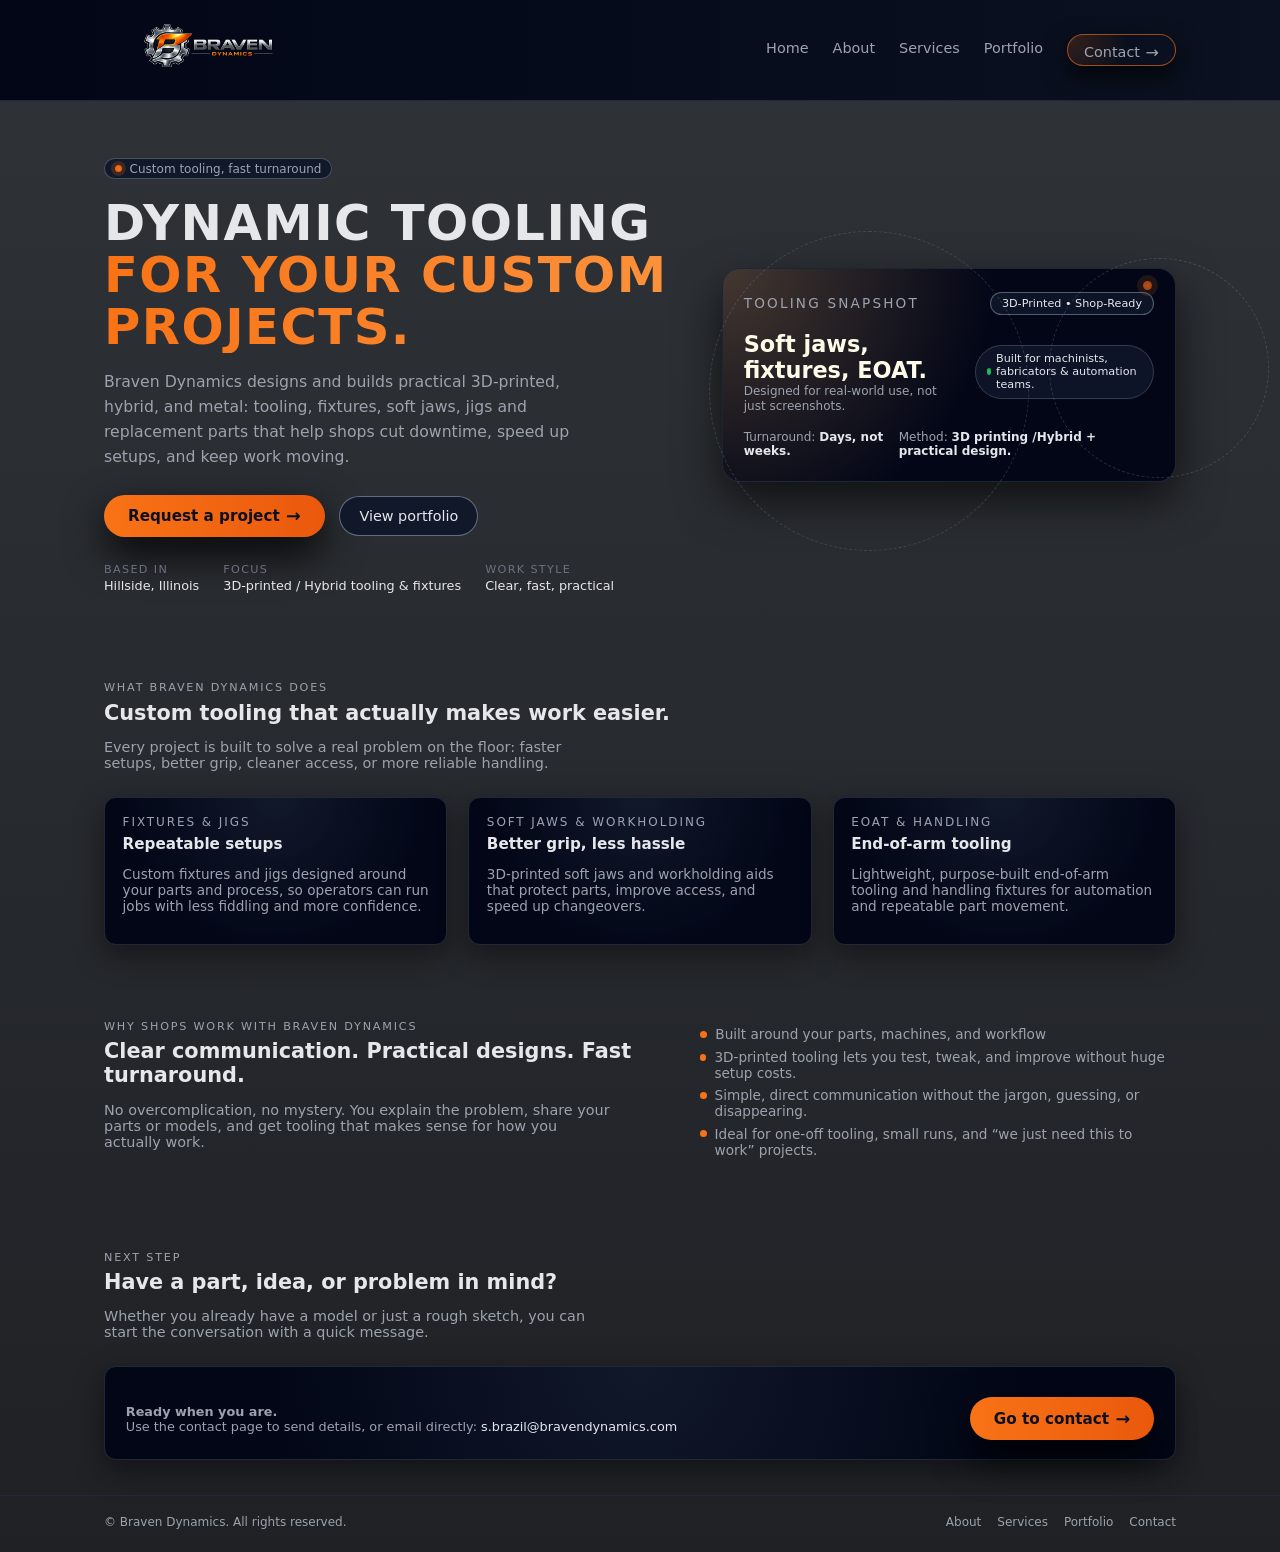
<file: index.html>
<!DOCTYPE html>
<html lang="en">
<head>
  <meta charset="UTF-8" />
  <title>Braven Dynamics | 3D-Printed Tooling & Custom Fixtures</title>
  <meta name="viewport" content="width=device-width, initial-scale=1" />
  <link rel="stylesheet" href="style.css" />
</head>
<body>
<div class="site-wrapper">
  <header class="top-bar">
    <div class="container nav">
      <a href="index.html" class="brand">
        <div class="brand-text">
          <img src="images/braven-dynamics-logo.png" alt="Braven Dynamics Logo" class="logo">
        </div>
      </a>

      <button class="nav-toggle" aria-label="Toggle navigation">☰</button>

      <nav class="nav-links">
        <a href="index.html">Home</a>
        <a href="about.html">About</a>
        <a href="services.html">Services</a>
        <a href="portfolio.html">Portfolio</a>
        <a href="contact.html" class="nav-cta">
          Contact
          <span>→</span>
        </a>
      </nav>
    </div>
  </header>

  <main>
    <section class="hero">
      <div class="container hero-grid">
        <div>
          <div class="hero-kicker">
            <div class="hero-kicker-dot"></div>
            Custom tooling, fast turnaround
          </div>

          <h1 class="hero-title">
            <span>Dynamic Tooling</span>
            <span class="hero-title-accent">for your custom projects.</span>
          </h1>

          <p class="hero-subtitle">
            Braven Dynamics designs and builds practical 3D-printed, hybrid, and metal: tooling, fixtures, soft jaws, jigs and replacement parts
            that help shops cut downtime, speed up setups, and keep work moving.
          </p>

          <div class="hero-actions">
            <a href="contact.html" class="btn-primary">
              Request a project
              <span>→</span>
            </a>
            <a href="portfolio.html" class="btn-secondary">
              View portfolio
            </a>
          </div>

          <div class="hero-meta">
            <div class="hero-meta-item">
              <span class="hero-meta-label">Based in</span>
              <span class="hero-meta-value">Hillside, Illinois</span>
            </div>
            <div class="hero-meta-item">
              <span class="hero-meta-label">Focus</span>
              <span class="hero-meta-value">3D-printed / Hybrid tooling & fixtures</span>
            </div>
            <div class="hero-meta-item">
              <span class="hero-meta-label">Work style</span>
              <span class="hero-meta-value">Clear, fast, practical</span>
            </div>
          </div>
        </div>

        <div class="hero-visual">
          <div class="hero-card">
            <div class="hero-card-header">
              <div class="hero-card-title">TOOLING SNAPSHOT</div>
              <div class="hero-card-pill">3D-Printed • Shop-Ready</div>
            </div>

            <div class="hero-card-main">
              <div class="hero-card-metric">
                <strong>Soft jaws, fixtures, EOAT.</strong>
                <span>Designed for real-world use, not just screenshots.</span>
              </div>
              <div>
                <div class="hero-card-badge">
                  <div class="hero-card-badge-dot"></div>
                  Built for machinists, fabricators & automation teams.
                </div>
              </div>
            </div>

            <div class="hero-card-footer">
              <span>Turnaround: <strong>Days, not weeks.</strong></span>
              <span>Method: <strong>3D printing /Hybrid + practical design.</strong></span>
            </div>
          </div>

          <div class="hero-orbit">
            <div class="hero-orbit-circle"></div>
            <div class="hero-orbit-circle"></div>
            <div class="hero-orbit-dot"></div>
          </div>
        </div>
      </div>
    </section>

    <section class="section">
      <div class="container">
        <div class="section-header">
          <div class="section-kicker">What Braven Dynamics does</div>
          <h2 class="section-title">Custom tooling that actually makes work easier.</h2>
          <p class="section-description">
            Every project is built to solve a real problem on the floor: faster setups, better grip,
            cleaner access, or more reliable handling.
          </p>
        </div>

        <div class="card-grid">
          <div class="card">
            <div class="card-label">Fixtures & jigs</div>
            <h3 class="card-title">Repeatable setups</h3>
            <p class="card-body">
              Custom fixtures and jigs designed around your parts and process, so operators can run
              jobs with less fiddling and more confidence.
            </p>
          </div>

          <div class="card">
            <div class="card-label">Soft jaws & workholding</div>
            <h3 class="card-title">Better grip, less hassle</h3>
            <p class="card-body">
              3D-printed soft jaws and workholding aids that protect parts, improve access, and
              speed up changeovers.
            </p>
          </div>

          <div class="card">
            <div class="card-label">EOAT & handling</div>
            <h3 class="card-title">End-of-arm tooling</h3>
            <p class="card-body">
              Lightweight, purpose-built end-of-arm tooling and handling fixtures for automation
              and repeatable part movement.
            </p>
          </div>
        </div>
      </div>
    </section>

    <section class="section">
      <div class="container two-column">
        <div>
          <div class="section-header">
            <div class="section-kicker">Why shops work with Braven Dynamics</div>
            <h2 class="section-title">Clear communication. Practical designs. Fast turnaround.</h2>
            <p class="section-description">
              No overcomplication, no mystery. You explain the problem, share your parts or models,
              and get tooling that makes sense for how you actually work.
            </p>
          </div>
        </div>

        <div>
          <ul class="list">
            <li>
              <div class="list-bullet"></div>
              <span>Built around your parts, machines, and workflow</span>
            </li>
            <li>
              <div class="list-bullet"></div>
              <span>3D-printed tooling lets you test, tweak, and improve without huge setup costs.</span>
            </li>
            <li>
              <div class="list-bullet"></div>
              <span>Simple, direct communication without the jargon, guessing, or disappearing.</span>
            </li>
            <li>
              <div class="list-bullet"></div>
              <span>Ideal for one-off tooling, small runs, and “we just need this to work” projects.</span>
            </li>
          </ul>
        </div>
      </div>
    </section>

    <section class="section">
      <div class="container">
        <div class="section-header">
          <div class="section-kicker">Next step</div>
          <h2 class="section-title">Have a part, idea, or problem in mind?</h2>
          <p class="section-description">
            Whether you already have a model or just a rough sketch, you can start the conversation
            with a quick message.
          </p>
        </div>

        <div class="form-card">
          <div class="form-footer">
            <div>
              <strong>Ready when you are.</strong><br />
              Use the contact page to send details, or email directly:
              <span style="color:#e5e7eb;">s.brazil@bravendynamics.com</span>
            </div>
            <a href="contact.html" class="btn-primary">
              Go to contact
              <span>→</span>
            </a>
          </div>
        </div>
      </div>
    </section>
  </main>

  <footer class="footer">
    <div class="container footer-inner">
      <span>© Braven Dynamics. All rights reserved.</span>
      <div class="footer-links">
        <a href="about.html">About</a>
        <a href="services.html">Services</a>
        <a href="portfolio.html">Portfolio</a>
        <a href="contact.html">Contact</a>
      </div>
    </div>
  </footer>
</div>

<script src="script.js"></script>
</body>
</html>
</file>
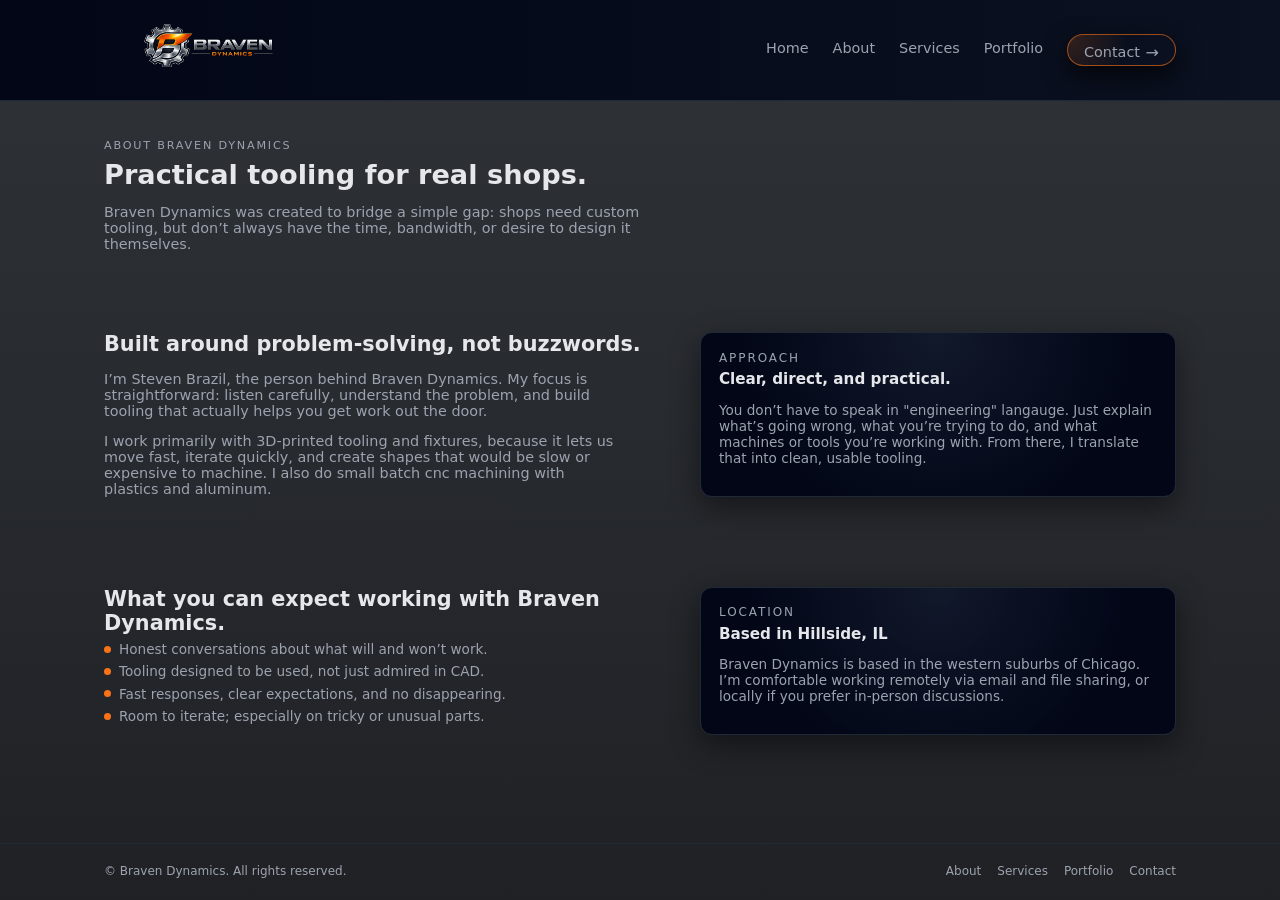
<file: about.html>
<!DOCTYPE html>
<html lang="en">
<head>
  <meta charset="UTF-8" />
  <title>About | Braven Dynamics</title>
  <meta name="viewport" content="width=device-width, initial-scale=1" />
  <link rel="stylesheet" href="style.css" />
</head>
<body>
<div class="site-wrapper">
  <header class="top-bar">
    <div class="container nav">
      <a href="index.html" class="brand">
        <div class="brand-text">
          <img src="images/braven-dynamics-logo.png" alt="Braven Dynamics Logo" class="logo">
        </div>
      </a>

      <button class="nav-toggle" aria-label="Toggle navigation">☰</button>

      <nav class="nav-links">
        <a href="index.html">Home</a>
        <a href="about.html">About</a>
        <a href="services.html">Services</a>
        <a href="portfolio.html">Portfolio</a>
        <a href="contact.html" class="nav-cta">
          Contact
          <span>→</span>
        </a>
      </nav>
    </div>
  </header>

  <main>
    <section class="page-header">
      <div class="container">
        <div class="page-kicker">About Braven Dynamics</div>
        <h1 class="page-title">Practical tooling for real shops.</h1>
        <p class="page-description">
          Braven Dynamics was created to bridge a simple gap: shops need custom tooling, but don’t
          always have the time, bandwidth, or desire to design it themselves.
        </p>
      </div>
    </section>

    <section class="section">
      <div class="container two-column">
        <div>
          <h2 class="section-title">Built around problem-solving, not buzzwords.</h2>
          <p class="section-description">
            I’m Steven Brazil, the person behind Braven Dynamics. My focus is straightforward:
            listen carefully, understand the problem, and build tooling that actually helps you get
            work out the door.
          </p>
          <p class="section-description">
            I work primarily with 3D-printed tooling and fixtures, because it lets us move fast,
            iterate quickly, and create shapes that would be slow or expensive to machine. I also do small batch cnc machining with plastics and aluminum.
          </p>
        </div>

        <div>
          <div class="card">
            <div class="card-label">Approach</div>
            <h3 class="card-title">Clear, direct, and practical.</h3>
            <p class="card-body">
              You don’t have to speak in "engineering" langauge. Just explain what’s going wrong, what
              you’re trying to do, and what machines or tools you’re working with. From there, I
              translate that into clean, usable tooling.
            </p>
          </div>
        </div>
      </div>
    </section>

    <section class="section">
      <div class="container two-column">
        <div>
          <h2 class="section-title">What you can expect working with Braven Dynamics.</h2>
          <ul class="list">
            <li>
              <div class="list-bullet"></div>
              <span>Honest conversations about what will and won’t work.</span>
            </li>
            <li>
              <div class="list-bullet"></div>
              <span>Tooling designed to be used, not just admired in CAD.</span>
            </li>
            <li>
              <div class="list-bullet"></div>
              <span>Fast responses, clear expectations, and no disappearing.</span>
            </li>
            <li>
              <div class="list-bullet"></div>
              <span>Room to iterate; especially on tricky or unusual parts.</span>
            </li>
          </ul>
        </div>

        <div>
          <div class="card">
            <div class="card-label">Location</div>
            <h3 class="card-title">Based in Hillside, IL</h3>
            <p class="card-body">
              Braven Dynamics is based in the western suburbs of Chicago. I’m comfortable working
              remotely via email and file sharing, or locally if you prefer in-person discussions.
            </p>
          </div>
        </div>
      </div>
    </section>
  </main>

  <footer class="footer">
    <div class="container footer-inner">
      <span>© Braven Dynamics. All rights reserved.</span>
      <div class="footer-links">
        <a href="about.html">About</a>
        <a href="services.html">Services</a>
        <a href="portfolio.html">Portfolio</a>
        <a href="contact.html">Contact</a>
      </div>
    </div>
  </footer>
</div>

<script src="script.js"></script>
</body>
</html>
</file>
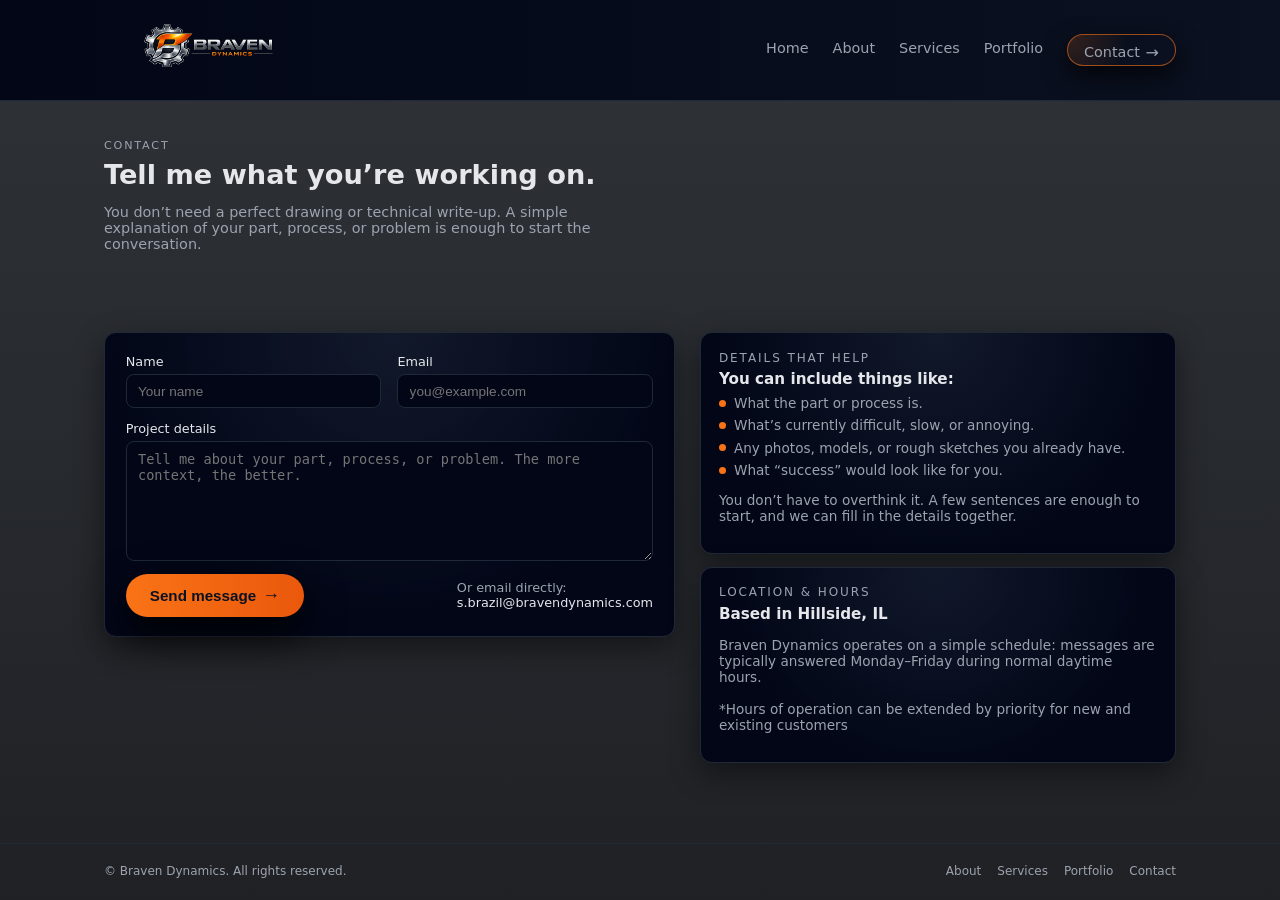
<file: contact.html>
<!DOCTYPE html>
<html lang="en">
<head>
  <meta charset="UTF-8" />
  <title>Contact | Braven Dynamics</title>
  <meta name="viewport" content="width=device-width, initial-scale=1" />
  <link rel="stylesheet" href="style.css" />
</head>
<body>
<div class="site-wrapper">
  <header class="top-bar">
    <div class="container nav">
      <a href="index.html" class="brand">
        <div class="brand-text">
          <img src="images/braven-dynamics-logo.png" alt="Braven Dynamics Logo" class="logo">
        </div>
      </a>

      <button class="nav-toggle" aria-label="Toggle navigation">☰</button>

      <nav class="nav-links">
        <a href="index.html">Home</a>
        <a href="about.html">About</a>
        <a href="services.html">Services</a>
        <a href="portfolio.html">Portfolio</a>
        <a href="contact.html" class="nav-cta">
          Contact
          <span>→</span>
        </a>
      </nav>
    </div>
  </header>

  <main>
    <section class="page-header">
      <div class="container">
        <div class="page-kicker">Contact</div>
        <h1 class="page-title">Tell me what you’re working on.</h1>
        <p class="page-description">
          You don’t need a perfect drawing or technical write-up. A simple explanation of your part,
          process, or problem is enough to start the conversation.
        </p>
      </div>
    </section>

    <section class="section">
      <div class="container two-column">
        <div>
          <div class="form-card">
            <form
              action="https://formsubmit.co/s.brazil@bravendynamics.com"
              method="POST"
            >
              <!-- FormSubmit options -->
              <input type="hidden" name="_captcha" value="false" />
              <input type="hidden" name="_subject" value="New project inquiry from Braven Dynamics site" />
              <input type="hidden" name="_template" value="table" />

              <div class="form-row">
                <div class="form-group">
                  <label for="name">Name</label>
                  <input
                    type="text"
                    id="name"
                    name="name"
                    required
                    placeholder="Your name"
                  />
                </div>

                <div class="form-group">
                  <label for="email">Email</label>
                  <input
                    type="email"
                    id="email"
                    name="email"
                    required
                    placeholder="you@example.com"
                  />
                </div>
              </div>

              <div class="form-group">
                <label for="message">Project details</label>
                <textarea
                  id="message"
                  name="message"
                  required
                  placeholder="Tell me about your part, process, or problem. The more context, the better."
                ></textarea>
              </div>

              <div class="form-footer">
                <button type="submit" class="btn-primary">
                  Send message
                  <span>→</span>
                </button>
                <div>
                  Or email directly:<br />
                  <span style="color:#e5e7eb;">s.brazil@bravendynamics.com</span>
                </div>
              </div>
            </form>
          </div>
        </div>

        <div>
          <div class="card">
            <div class="card-label">Details that help</div>
            <h3 class="card-title">You can include things like:</h3>
            <ul class="list">
              <li>
                <div class="list-bullet"></div>
                <span>What the part or process is.</span>
              </li>
              <li>
                <div class="list-bullet"></div>
                <span>What’s currently difficult, slow, or annoying.</span>
              </li>
              <li>
                <div class="list-bullet"></div>
                <span>Any photos, models, or rough sketches you already have.</span>
              </li>
              <li>
                <div class="list-bullet"></div>
                <span>What “success” would look like for you.</span>
              </li>
            </ul>
            <p class="card-body">
              You don’t have to overthink it. A few sentences are enough to start, and we can fill
              in the details together.
            </p>
          </div>

          <div style="height:0.8rem;"></div>

          <div class="card">
            <div class="card-label">Location & hours</div>
            <h3 class="card-title">Based in Hillside, IL</h3>
            <p class="card-body">
              Braven Dynamics operates on a simple schedule: messages are typically answered
              Monday–Friday during normal daytime hours.<br>			  
			  <br>*Hours of operation can be extended by priority for new and existing customers
            </p>
          </div>
        </div>
      </div>
    </section>
  </main>

  <footer class="footer">
    <div class="container footer-inner">
      <span>© Braven Dynamics. All rights reserved.</span>
      <div class="footer-links">
        <a href="about.html">About</a>
        <a href="services.html">Services</a>
        <a href="portfolio.html">Portfolio</a>
        <a href="contact.html">Contact</a>
      </div>
    </div>
  </footer>
</div>

<script src="script.js"></script>
</body>
</html>
</file>
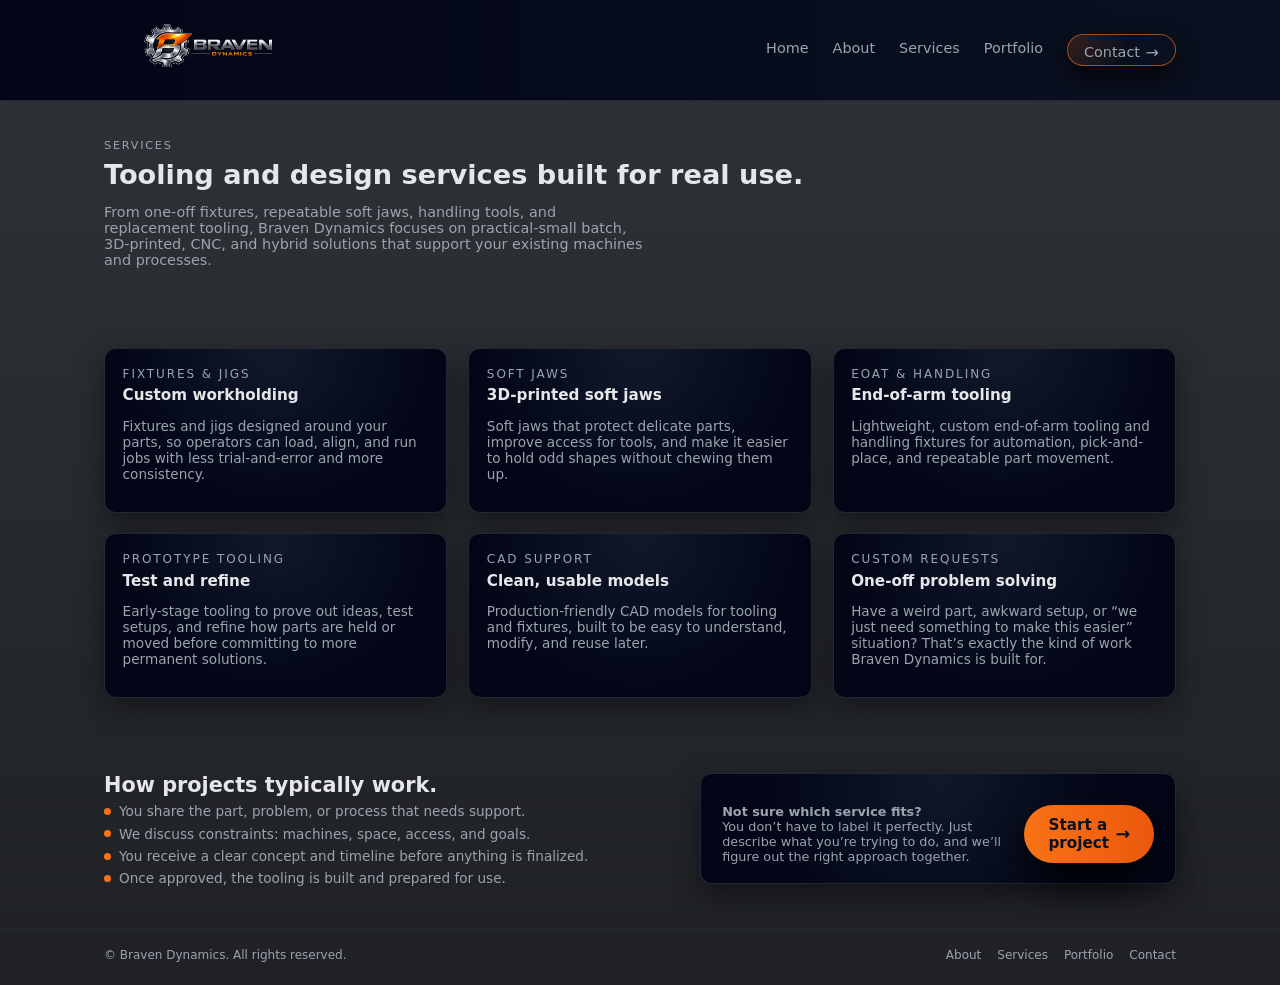
<file: services.html>
<!DOCTYPE html>
<html lang="en">
<head>
  <meta charset="UTF-8" />
  <title>Services | Braven Dynamics</title>
  <meta name="viewport" content="width=device-width, initial-scale=1" />
  <link rel="stylesheet" href="style.css" />
</head>
<body>
<div class="site-wrapper">
  <header class="top-bar">
    <div class="container nav">
      <a href="index.html" class="brand">
        <div class="brand-text">
          <img src="images/braven-dynamics-logo.png" alt="Braven Dynamics Logo" class="logo">
        </div>
      </a>

      <button class="nav-toggle" aria-label="Toggle navigation">☰</button>

      <nav class="nav-links">
        <a href="index.html">Home</a>
        <a href="about.html">About</a>
        <a href="services.html">Services</a>
        <a href="portfolio.html">Portfolio</a>
        <a href="contact.html" class="nav-cta">
          Contact
          <span>→</span>
        </a>
      </nav>
    </div>
  </header>

  <main>
    <section class="page-header">
      <div class="container">
        <div class="page-kicker">Services</div>
        <h1 class="page-title">Tooling and design services built for real use.</h1>
        <p class="page-description">
          From one-off fixtures, repeatable soft jaws, handling tools, and replacement tooling, Braven Dynamics focuses
          on practical-small batch, 3D-printed, CNC, and hybrid solutions that support your existing machines and processes.
        </p>
      </div>
    </section>

    <section class="section">
      <div class="container card-grid">
        <div class="card">
          <div class="card-label">Fixtures & jigs</div>
          <h3 class="card-title">Custom workholding</h3>
          <p class="card-body">
            Fixtures and jigs designed around your parts, so operators can load, align, and run
            jobs with less trial-and-error and more consistency.
          </p>
        </div>

        <div class="card">
          <div class="card-label">Soft jaws</div>
          <h3 class="card-title">3D-printed soft jaws</h3>
          <p class="card-body">
            Soft jaws that protect delicate parts, improve access for tools, and make it easier to
            hold odd shapes without chewing them up.
          </p>
        </div>

        <div class="card">
          <div class="card-label">EOAT & handling</div>
          <h3 class="card-title">End-of-arm tooling</h3>
          <p class="card-body">
            Lightweight, custom end-of-arm tooling and handling fixtures for automation, pick-and-place,
            and repeatable part movement.
          </p>
        </div>

        <div class="card">
          <div class="card-label">Prototype tooling</div>
          <h3 class="card-title">Test and refine</h3>
          <p class="card-body">
            Early-stage tooling to prove out ideas, test setups, and refine how parts are held or
            moved before committing to more permanent solutions.
          </p>
        </div>

        <div class="card">
          <div class="card-label">CAD support</div>
          <h3 class="card-title">Clean, usable models</h3>
          <p class="card-body">
            Production-friendly CAD models for tooling and fixtures, built to be easy to understand,
            modify, and reuse later.
          </p>
        </div>

        <div class="card">
          <div class="card-label">Custom requests</div>
          <h3 class="card-title">One-off problem solving</h3>
          <p class="card-body">
            Have a weird part, awkward setup, or “we just need something to make this easier”
            situation? That’s exactly the kind of work Braven Dynamics is built for.
          </p>
        </div>
      </div>
    </section>

    <section class="section">
      <div class="container two-column">
        <div>
          <h2 class="section-title">How projects typically work.</h2>
          <ul class="list">
            <li>
              <div class="list-bullet"></div>
              <span>You share the part, problem, or process that needs support.</span>
            </li>
            <li>
              <div class="list-bullet"></div>
              <span>We discuss constraints: machines, space, access, and goals.</span>
            </li>
            <li>
              <div class="list-bullet"></div>
              <span>You receive a clear concept and timeline before anything is finalized.</span>
            </li>
            <li>
              <div class="list-bullet"></div>
              <span>Once approved, the tooling is built and prepared for use.</span>
            </li>
          </ul>
        </div>

        <div>
          <div class="form-card">
            <div class="form-footer">
              <div>
                <strong>Not sure which service fits?</strong><br />
                You don’t have to label it perfectly. Just describe what you’re trying to do, and
                we’ll figure out the right approach together.
              </div>
              <a href="contact.html" class="btn-primary">
                Start a project
                <span>→</span>
              </a>
            </div>
          </div>
        </div>
      </div>
    </section>
  </main>

  <footer class="footer">
    <div class="container footer-inner">
      <span>© Braven Dynamics. All rights reserved.</span>
      <div class="footer-links">
        <a href="about.html">About</a>
        <a href="services.html">Services</a>
        <a href="portfolio.html">Portfolio</a>
        <a href="contact.html">Contact</a>
      </div>
    </div>
  </footer>
</div>

<script src="script.js"></script>
</body>
</html>
</file>
<file: style.css>
:root {
  --bg-dark: #050816;
  --bg-darker: #020617;
  --bg-card: #0b1120;
  --text-main: #e5e7eb;
  --text-muted: #9ca3af;
  --accent: #f97316;
  --accent-soft: rgba(249, 115, 22, 0.12);
  --border-subtle: #1f2937;
  --radius-lg: 12px;
  --radius-md: 8px;
  --radius-full: 999px;
  --shadow-soft: 0 18px 45px rgba(0, 0, 0, 0.65);
  --shadow-subtle: 0 10px 30px rgba(0, 0, 0, 0.45);
  --max-width: 1120px;
  --nav-height: 70px;
}

*,
*::before,
*::after {
  box-sizing: border-box;
}

html, body {
    margin: 0;
    padding: 0;
    font-family: system-ui, -apple-system, BlinkMacSystemFont, "SF Pro Text", "Segoe UI", sans-serif;
    background: linear-gradient(to bottom, #2f3338, #1f2125);
    color: var(--text-main);
    scroll-behavior: smooth;
    overflow-x: hidden;
}

header {
    display: flex;
    align-items: center;
    gap: 25px;
    padding: 15px 30px; 
    height: auto; 
}

.logo {
    height: auto; 
    width: 220px;
    max-width: 100%;
    flex-shrink: 0;
    display: block;
}


body {
  min-height: 100vh;
}

/* Layout */

.site-wrapper {
  min-height: 100vh;
  display: flex;
  flex-direction: column;
}

main {
  flex: 1;
}

/* Container */

.container {
  width: 100%;
  max-width: var(--max-width);
  margin: 0 auto;
  padding: 0 1.5rem;
}

/* Top bar */

.top-bar {
  background: linear-gradient(to right, #020617, #0b1120);
  border-bottom: 1px solid var(--border-subtle);
  position: sticky;
  top: 0;
  z-index: 50;
  backdrop-filter: blur(14px);
  background-color: rgba(2, 6, 23, 0.92);
}

.nav {
  height: var(--nav-height);
  display: flex;
  align-items: center;
  justify-content: space-between;
}

.brand {
  display: flex;
  align-items: center;
  gap: 0.6rem;
}

.brand-mark {
  width: 32px;
  height: 32px;
  border-radius: 10px;
  background: radial-gradient(circle at 30% 20%, #f97316, #ea580c 40%, #111827 100%);
  box-shadow: 0 0 0 1px rgba(249, 115, 22, 0.4), 0 12px 30px rgba(0, 0, 0, 0.8);
  display: flex;
  align-items: center;
  justify-content: center;
  color: #fefce8;
  font-weight: 700;
  font-size: 0.9rem;
}

.brand-text {
  display: flex;
  flex-direction: column;
}

.brand-name {
  font-weight: 700;
  letter-spacing: 0.12em;
  font-size: 0.8rem;
  text-transform: uppercase;
}

.brand-tagline {
  font-size: 0.7rem;
  color: var(--text-muted);
}

/* Nav links */

.nav-links {
  display: flex;
  align-items: center;
  gap: 1.5rem;
}

.nav-links a {
  color: var(--text-muted);
  text-decoration: none;
  font-size: 0.9rem;
  position: relative;
  padding-bottom: 0.2rem;
  transition: color 0.18s ease;
}

.nav-links a::after {
  content: "";
  position: absolute;
  left: 0;
  bottom: 0;
  width: 0;
  height: 2px;
  background: linear-gradient(to right, #f97316, #fb923c);
  border-radius: 999px;
  transition: width 0.2s ease;
}

.nav-links a:hover {
  color: #f9fafb;
}

.nav-links a:hover::after {
  width: 100%;
}

.nav-cta {
  padding: 0.45rem 1rem;
  border-radius: var(--radius-full);
  border: 1px solid rgba(249, 115, 22, 0.6);
  background: radial-gradient(circle at top left, rgba(249, 115, 22, 0.18), transparent 55%);
  color: #fefce8;
  font-size: 0.85rem;
  text-decoration: none;
  display: inline-flex;
  align-items: center;
  gap: 0.35rem;
  box-shadow: 0 10px 25px rgba(0, 0, 0, 0.7);
}

.nav-cta span {
  font-size: 1rem;
}

/* Mobile nav */

.nav-toggle {
  display: none;
  background: none;
  border: none;
  color: var(--text-main);
  font-size: 1.4rem;
}


@media (max-width: 768px) {

   .nav-links {
    display: none;
   }

  .nav{
    padding: 0 1.25rem;
  }

  .nav-toggle {
    display: block;
    margin-right: 0.5rem;
    padding: 0.4rem;
    cursor: pointer;
  }

  .logo{
    height: 180px;
  }

  header{
    padding: 10px 1.25rem;
  }
  
  .nav-links.mobile-open {
    display: flex;
    flex-direction: column;
    position: absolute;
    top: var(--nav-height);
    right: 0;
    left: 0;
    padding: 1rem 1.5rem 1.25rem;
    background: radial-gradient(circle at top, #020617, #020617 40%, #000 100%);
    border-bottom: 1px solid var(--border-subtle);
    z-index:100;
  }

  .nav-links.mobile-open a {
    padding: 0.4rem 0;
  }

  .nav-links.mobile-open .nav-cta {
    margin-top: 0.4rem;
    justify-content: center;
  }
}

/* Hero */

.hero {
  padding: 3.5rem 0 3rem;
}

.hero-grid {
  display: grid;
  grid-template-columns: minmax(0, 1.4fr) minmax(0, 1.1fr);
  gap: 2.5rem;
  align-items: center;
}

.hero-kicker {
  display: inline-flex;
  align-items: center;
  gap: 0.5rem;
  padding: 0.18rem 0.6rem;
  border-radius: var(--radius-full);
  background: rgba(15, 23, 42, 0.9);
  border: 1px solid rgba(148, 163, 184, 0.4);
  color: var(--text-muted);
  font-size: 0.75rem;
  margin-bottom: 1.1rem;
}

.hero-kicker-dot {
  width: 7px;
  height: 7px;
  border-radius: 999px;
  background: radial-gradient(circle at center, #f97316, #ea580c);
  box-shadow: 0 0 0 4px rgba(249, 115, 22, 0.18);
}

.hero-title {
  font-size: clamp(2.2rem, 3vw + 1.4rem, 3.1rem);
  line-height: 1.05;
  letter-spacing: 0.03em;
  text-transform: uppercase;
  margin: 0 0 0.8rem;
}

.hero-title span {
  display: block;
}

.hero-title-accent {
  background: linear-gradient(to right, #f97316, #fb923c);
  -webkit-background-clip: text;
  color: transparent;
}

.hero-subtitle {
  font-size: 0.98rem;
  color: var(--text-muted);
  max-width: 32rem;
  line-height: 1.6;
  margin-bottom: 1.6rem;
}

.hero-actions {
  display: flex;
  flex-wrap: wrap;
  gap: 0.9rem;
  align-items: center;
  margin-bottom: 1.6rem;
}

.btn-primary {
  padding: 0.7rem 1.5rem;
  border-radius: var(--radius-full);
  border: none;
  background: linear-gradient(to right, #f97316, #ea580c);
  color: #0b1120;
  font-weight: 600;
  font-size: 0.95rem;
  text-decoration: none;
  display: inline-flex;
  align-items: center;
  gap: 0.4rem;
  box-shadow: 0 16px 40px rgba(0, 0, 0, 0.9);
  cursor: pointer;
}

.btn-primary span {
  font-size: 1.1rem;
}

.btn-secondary {
  padding: 0.7rem 1.2rem;
  border-radius: var(--radius-full);
  border: 1px solid rgba(148, 163, 184, 0.6);
  background: rgba(15, 23, 42, 0.9);
  color: var(--text-main);
  font-size: 0.9rem;
  text-decoration: none;
  display: inline-flex;
  align-items: center;
  gap: 0.4rem;
}

.hero-meta {
  display: flex;
  flex-wrap: wrap;
  gap: 1.5rem;
  font-size: 0.8rem;
  color: var(--text-muted);
}

.hero-meta-item {
  display: flex;
  flex-direction: column;
  gap: 0.15rem;
}

.hero-meta-label {
  text-transform: uppercase;
  letter-spacing: 0.12em;
  font-size: 0.7rem;
  color: #6b7280;
}

.hero-meta-value {
  color: #e5e7eb;
}

/* Hero visual */

.hero-visual {
  position: relative;
}

.hero-card {
  background: radial-gradient(circle at top left, rgba(249, 115, 22, 0.12), #020617 55%);
  border-radius: 18px;
  border: 1px solid rgba(31, 41, 55, 0.9);
  box-shadow: var(--shadow-soft);
  padding: 1.4rem 1.3rem;
  position: relative;
  overflow: hidden;
}

.hero-card-header {
  display: flex;
  justify-content: space-between;
  align-items: center;
  margin-bottom: 1rem;
}

.hero-card-title {
  font-size: 0.85rem;
  text-transform: uppercase;
  letter-spacing: 0.16em;
  color: #9ca3af;
}

.hero-card-pill {
  padding: 0.25rem 0.7rem;
  border-radius: var(--radius-full);
  background: rgba(15, 23, 42, 0.9);
  border: 1px solid rgba(148, 163, 184, 0.5);
  font-size: 0.7rem;
  color: #e5e7eb;
}

.hero-card-main {
  display: grid;
  grid-template-columns: minmax(0, 1.2fr) minmax(0, 1fr);
  gap: 1rem;
  align-items: center;
}

.hero-card-metric {
  font-size: 0.8rem;
  color: var(--text-muted);
}

.hero-card-metric strong {
  display: block;
  font-size: 1.4rem;
  color: #fefce8;
}

.hero-card-metric span {
  font-size: 0.75rem;
}

.hero-card-badge {
  padding: 0.4rem 0.7rem;
  border-radius: var(--radius-full);
  background: rgba(15, 23, 42, 0.9);
  border: 1px solid rgba(55, 65, 81, 0.9);
  font-size: 0.7rem;
  color: #e5e7eb;
  display: inline-flex;
  align-items: center;
  gap: 0.35rem;
}

.hero-card-badge-dot {
  width: 7px;
  height: 7px;
  border-radius: 999px;
  background: radial-gradient(circle at center, #22c55e, #16a34a);
}

.hero-card-footer {
  margin-top: 1.1rem;
  display: flex;
  justify-content: space-between;
  align-items: center;
  font-size: 0.75rem;
  color: var(--text-muted);
}

.hero-card-footer span strong {
  color: #e5e7eb;
}

.hero-orbit {
  position: absolute;
  inset: -40px;
  pointer-events: none;
  opacity: 0.7;
}

.hero-orbit-circle {
  position: absolute;
  border-radius: 999px;
  border: 1px dashed rgba(148, 163, 184, 0.35);
}

.hero-orbit-circle:nth-child(1) {
  width: 220px;
  height: 220px;
  top: 10%;
  right: -10%;
}

.hero-orbit-circle:nth-child(2) {
  width: 320px;
  height: 320px;
  bottom: -10%;
  left: 5%;
}

.hero-orbit-dot {
  width: 9px;
  height: 9px;
  border-radius: 999px;
  background: radial-gradient(circle at center, #f97316, #ea580c);
  position: absolute;
  top: 18%;
  right: 12%;
  box-shadow: 0 0 0 6px rgba(249, 115, 22, 0.18);
}

/* Sections */

.section {
  padding: 2.5rem 0 2.2rem;
}

.section-header {
  margin-bottom: 1.6rem;
}

.section-kicker {
  text-transform: uppercase;
  letter-spacing: 0.16em;
  font-size: 0.7rem;
  color: #9ca3af;
  margin-bottom: 0.4rem;
}

.section-title {
  font-size: 1.3rem;
  margin: 0;
}

.section-description {
  font-size: 0.9rem;
  color: var(--text-muted);
  max-width: 32rem;
}

/* Cards */

.card-grid {
  display: grid;
  grid-template-columns: repeat(3, minmax(0, 1fr));
  gap: 1.3rem;
}

.card {
  background: radial-gradient(circle at top, rgba(15, 23, 42, 0.9), #020617 70%);
  border-radius: var(--radius-lg);
  border: 1px solid var(--border-subtle);
  padding: 1.1rem 1.1rem 1rem;
  box-shadow: var(--shadow-subtle);
}

.card-label {
  font-size: 0.75rem;
  text-transform: uppercase;
  letter-spacing: 0.16em;
  color: #9ca3af;
  margin-bottom: 0.35rem;
}

.card-title {
  font-size: 0.95rem;
  margin: 0 0 0.4rem;
}

.card-body {
  font-size: 0.85rem;
  color: var(--text-muted);
}

/* Two-column section */

.two-column {
  display: grid;
  grid-template-columns: minmax(0, 1.2fr) minmax(0, 1fr);
  gap: 1.6rem;
}

.list {
  list-style: none;
  padding: 0;
  margin: 0.4rem 0 0;
}

.list li {
  display: flex;
  align-items: flex-start;
  gap: 0.5rem;
  font-size: 0.85rem;
  color: var(--text-muted);
  margin-bottom: 0.4rem;
}

.list-bullet {
  width: 7px;
  height: 7px;
  border-radius: 999px;
  background: var(--accent);
  margin-top: 0.3rem;
}

/* Portfolio */

.portfolio-grid {
  display: grid;
  grid-template-columns: repeat(3, minmax(0, 1fr));
  gap: 1.2rem;
}

.portfolio-card {
  background: radial-gradient(circle at top, rgba(15, 23, 42, 0.9), #020617 70%);
  border-radius: var(--radius-lg);
  border: 1px solid var(--border-subtle);
  overflow: hidden;
  box-shadow: var(--shadow-subtle);
}

.portfolio-thumb {
  background: linear-gradient(135deg, #020617, #111827);
  height: 180px;
  display: flex;
  align-items: center;
  justify-content: center;
  color: #4b5563;
  font-size: 0.8rem;
}

.portfolio-thumb img {
  width: 100%;
  height: 100%;
  object-fit: cover;
  display: block;
  border-radius: var(--radius-lg) var(--radius-lg) 0 0;
}


.portfolio-body {
  padding: 0.9rem 1rem 0.9rem;
}

.portfolio-title {
  font-size: 0.9rem;
  margin: 0.25 0 0.25rem;
}

.portfolio-meta {
  font-size: 0.75rem;
  color: var(--text-muted);
}

/* Forms */

.form-card {
  background: radial-gradient(circle at top, rgba(15, 23, 42, 0.9), #020617 70%);
  border-radius: var(--radius-lg);
  border: 1px solid var(--border-subtle);
  padding: 1.3rem 1.3rem 1.2rem;
  box-shadow: var(--shadow-subtle);
}

.form-row {
  display: flex;
  gap: 1rem;
  flex-wrap: wrap;
}

.form-group {
  flex: 1;
  min-width: 180px;
  display: flex;
  flex-direction: column;
  gap: 0.3rem;
  margin-bottom: 0.8rem;
}

label {
  font-size: 0.8rem;
  color: #e5e7eb;
}

input,
textarea {
  background: #020617;
  border-radius: var(--radius-md);
  border: 1px solid #1f2937;
  padding: 0.55rem 0.7rem;
  color: var(--text-main);
  font-size: 0.85rem;
  outline: none;
}

input:focus,
textarea:focus {
  border-color: rgba(249, 115, 22, 0.8);
  box-shadow: 0 0 0 1px rgba(249, 115, 22, 0.4);
}

textarea {
  min-height: 120px;
  resize: vertical;
}

.form-footer {
  display: flex;
  justify-content: space-between;
  align-items: center;
  gap: 0.8rem;
  margin-top: 0.6rem;
  font-size: 0.8rem;
  color: var(--text-muted);
}

/* Footer */

.footer {
  border-top: 1px solid var(--border-subtle);
  padding: 1.2rem 0 1.4rem;
  font-size: 0.75rem;
  color: var(--text-muted);
}

.footer-inner {
  display: flex;
  justify-content: space-between;
  align-items: center;
  gap: 0.8rem;
  flex-wrap: wrap;
}

.footer-links {
  display: flex;
  gap: 1rem;
}

.footer-links a {
  color: var(--text-muted);
  text-decoration: none;
}

/* Page header */

.page-header {
  padding: 2.4rem 0 1.6rem;
}

.page-kicker {
  text-transform: uppercase;
  letter-spacing: 0.16em;
  font-size: 0.7rem;
  color: #9ca3af;
  margin-bottom: 0.4rem;
}

.page-title {
  font-size: 1.7rem;
  margin: 0 0 0.4rem;
}

.page-description {
  font-size: 0.9rem;
  color: var(--text-muted);
  max-width: 34rem;
}

/* Responsive */

@media (max-width: 960px) {
  .hero-grid {
    grid-template-columns: minmax(0, 1fr);
  }

  .hero-visual {
    order: -1;
  }

  .card-grid,
  .portfolio-grid {
    grid-template-columns: repeat(2, minmax(0, 1fr));
  }

  .two-column {
    grid-template-columns: minmax(0, 1fr);
  }
}

@media (max-width: 640px) {
  .card-grid,
  .portfolio-grid {
    grid-template-columns: minmax(0, 1fr);
  }

  .hero {
    padding-top: 2.4rem;
  }
}
</file>
